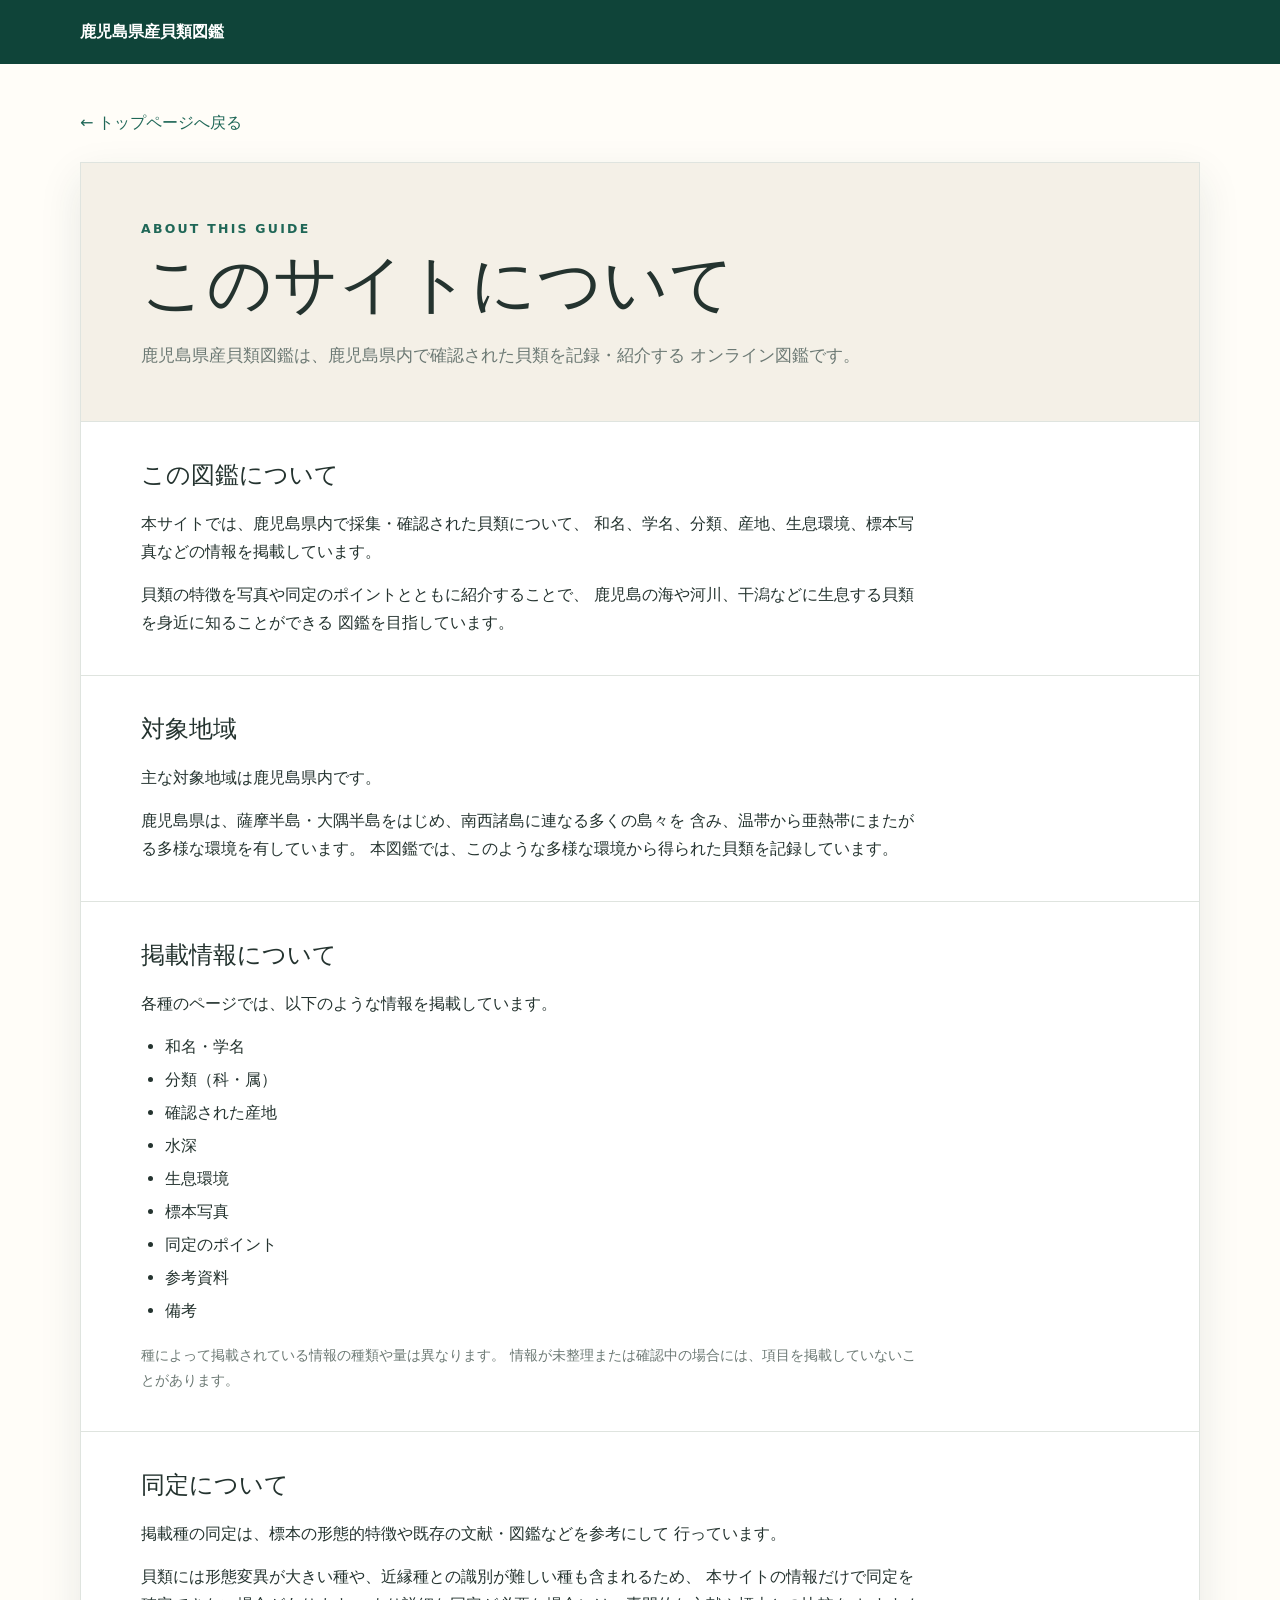
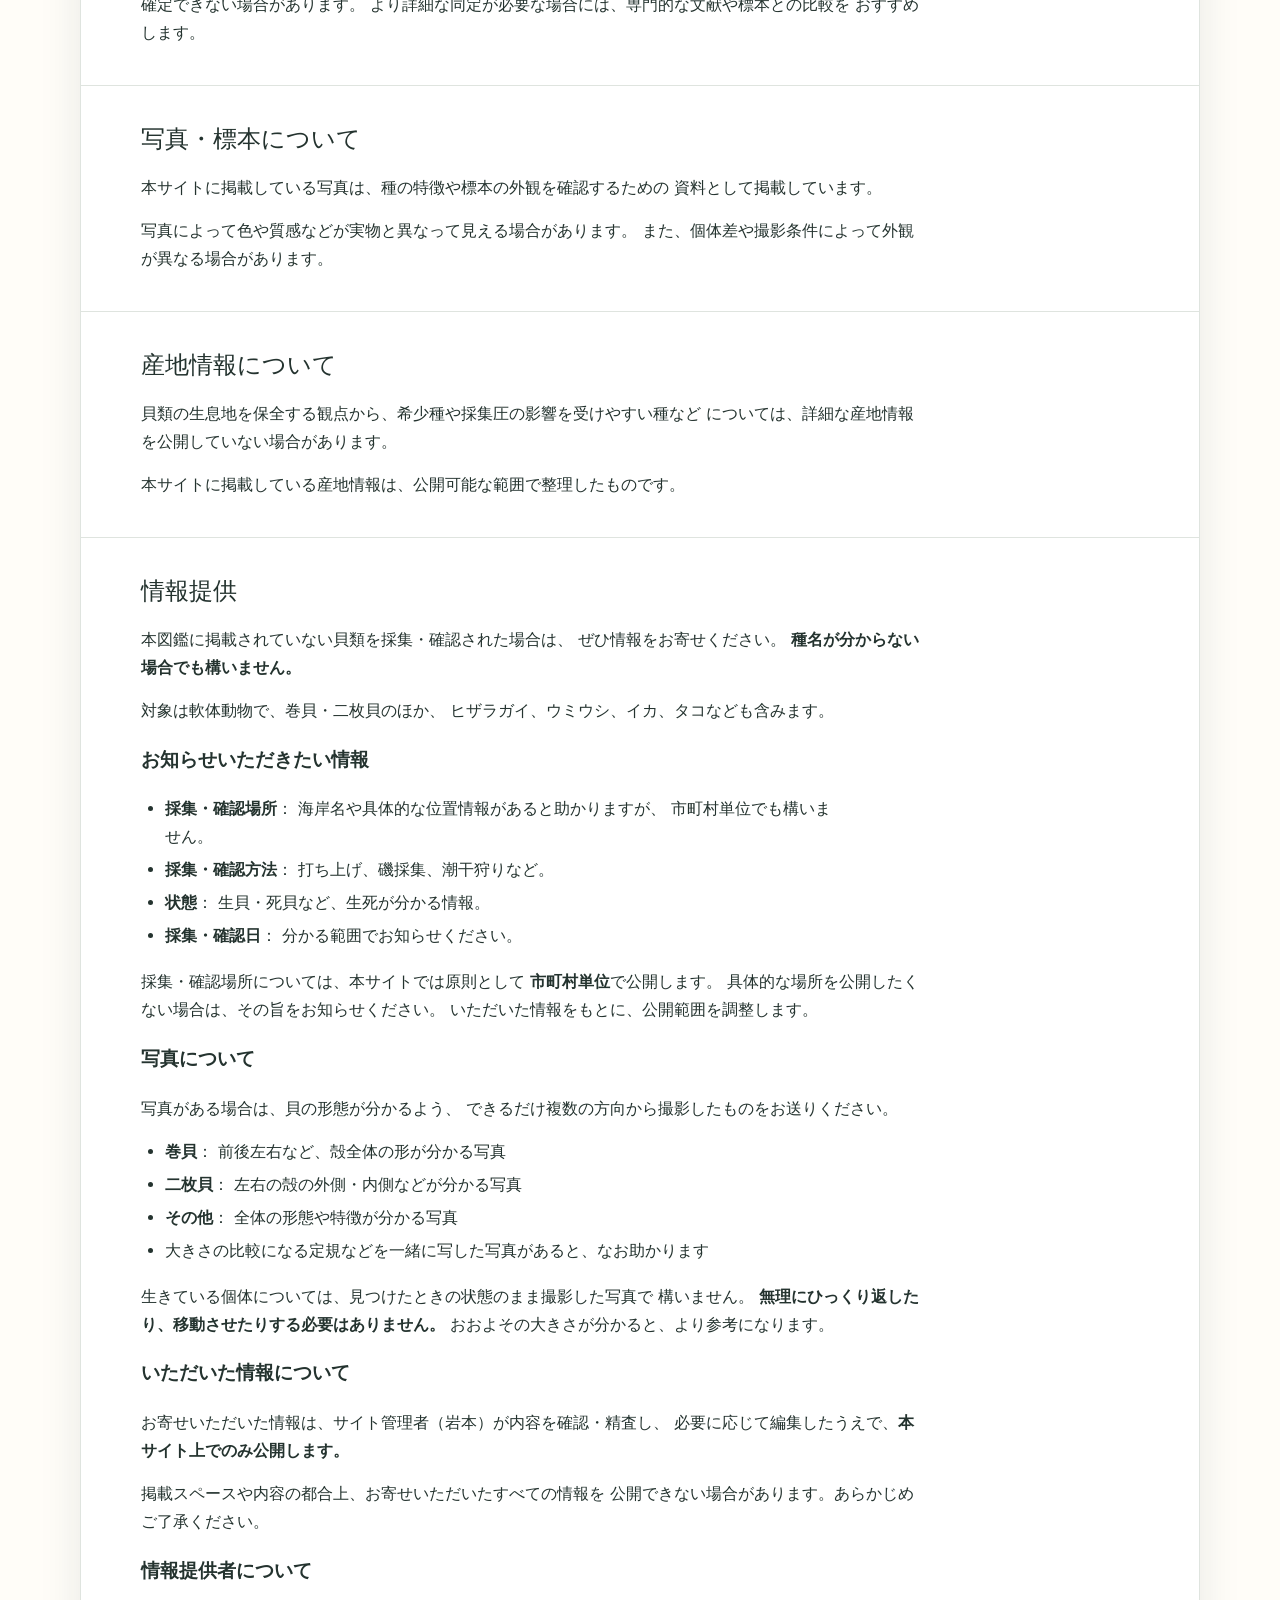
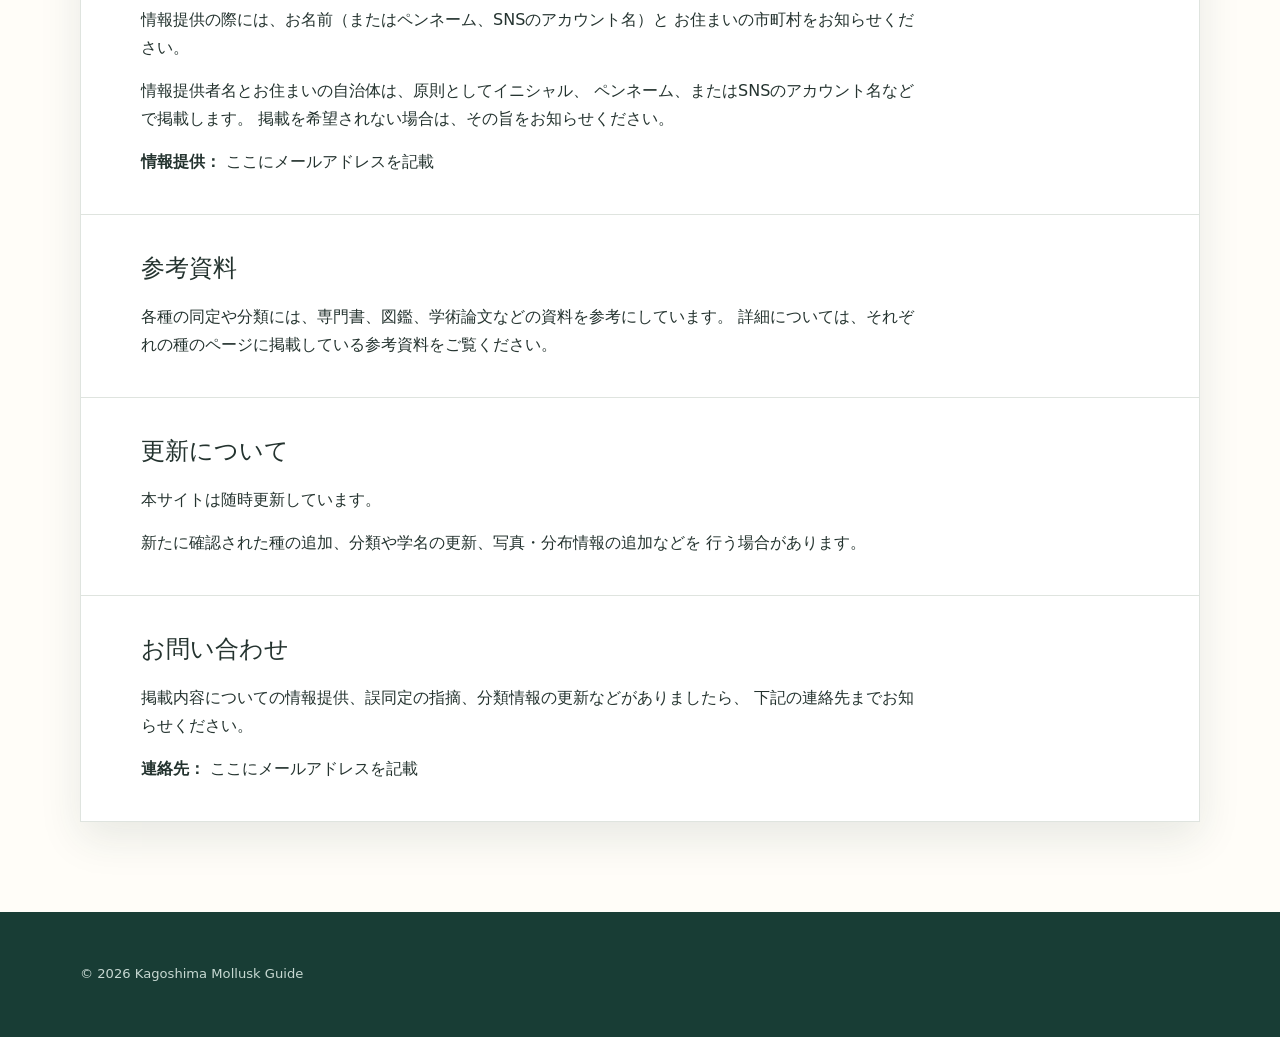
<file: about.html>
<!doctype html>
<html lang="ja">

<head>
  <meta charset="utf-8">
  <meta name="viewport" content="width=device-width, initial-scale=1">

  <title>このサイトについて | 鹿児島県産貝類図鑑</title>

  <link rel="stylesheet" href="style.css">
</head>


<body>


<!-- =========================================================
     ヘッダー
========================================================= -->

<header class="small-header">

  <div class="wrap">

    <a class="brand" href="index.html">
      鹿児島県産貝類図鑑
    </a>

  </div>

</header>



<!-- =========================================================
     メイン
========================================================= -->

<main class="wrap about-wrap">


  <a class="back" href="index.html">
    ← トップページへ戻る
  </a>



  <article class="about">


    <!-- =====================================================
         ページタイトル
    ====================================================== -->

    <header class="about-header">

      <p class="section-kicker">
        ABOUT THIS GUIDE
      </p>

      <h1>
        このサイトについて
      </h1>

      <p class="about-lead">
        鹿児島県産貝類図鑑は、鹿児島県内で確認された貝類を記録・紹介する
        オンライン図鑑です。
      </p>

    </header>



    <!-- =====================================================
         この図鑑について
    ====================================================== -->

    <section class="about-section">

      <h2>
        この図鑑について
      </h2>

      <p>
        本サイトでは、鹿児島県内で採集・確認された貝類について、
        和名、学名、分類、産地、生息環境、標本写真などの情報を掲載しています。
      </p>

      <p>
        貝類の特徴を写真や同定のポイントとともに紹介することで、
        鹿児島の海や河川、干潟などに生息する貝類を身近に知ることができる
        図鑑を目指しています。
      </p>

    </section>



    <!-- =====================================================
         対象地域
    ====================================================== -->

    <section class="about-section">

      <h2>
        対象地域
      </h2>

      <p>
        主な対象地域は鹿児島県内です。
      </p>

      <p>
        鹿児島県は、薩摩半島・大隅半島をはじめ、南西諸島に連なる多くの島々を
        含み、温帯から亜熱帯にまたがる多様な環境を有しています。
        本図鑑では、このような多様な環境から得られた貝類を記録しています。
      </p>

    </section>



    <!-- =====================================================
         掲載情報
    ====================================================== -->

    <section class="about-section">

      <h2>
        掲載情報について
      </h2>

      <p>
        各種のページでは、以下のような情報を掲載しています。
      </p>

      <ul class="about-list">

        <li>和名・学名</li>

        <li>分類（科・属）</li>

        <li>確認された産地</li>

        <li>水深</li>

        <li>生息環境</li>

        <li>標本写真</li>

        <li>同定のポイント</li>

        <li>参考資料</li>

        <li>備考</li>

      </ul>

      <p class="about-note">
        種によって掲載されている情報の種類や量は異なります。
        情報が未整理または確認中の場合には、項目を掲載していないことがあります。
      </p>

    </section>



    <!-- =====================================================
         同定
    ====================================================== -->

    <section class="about-section">

      <h2>
        同定について
      </h2>

      <p>
        掲載種の同定は、標本の形態的特徴や既存の文献・図鑑などを参考にして
        行っています。
      </p>

      <p>
        貝類には形態変異が大きい種や、近縁種との識別が難しい種も含まれるため、
        本サイトの情報だけで同定を確定できない場合があります。
        より詳細な同定が必要な場合には、専門的な文献や標本との比較を
        おすすめします。
      </p>

    </section>



    <!-- =====================================================
         写真・標本
    ====================================================== -->

    <section class="about-section">

      <h2>
        写真・標本について
      </h2>

      <p>
        本サイトに掲載している写真は、種の特徴や標本の外観を確認するための
        資料として掲載しています。
      </p>

      <p>
        写真によって色や質感などが実物と異なって見える場合があります。
        また、個体差や撮影条件によって外観が異なる場合があります。
      </p>

    </section>



    <!-- =====================================================
         産地情報
    ====================================================== -->

    <section class="about-section">

      <h2>
        産地情報について
      </h2>

      <p>
        貝類の生息地を保全する観点から、希少種や採集圧の影響を受けやすい種など
        については、詳細な産地情報を公開していない場合があります。
      </p>

      <p>
        本サイトに掲載している産地情報は、公開可能な範囲で整理したものです。
      </p>

    </section>



    <!-- =====================================================
         情報提供
    ====================================================== -->

    <section class="about-section">

      <h2>
        情報提供
      </h2>

      <p>
        本図鑑に掲載されていない貝類を採集・確認された場合は、
        ぜひ情報をお寄せください。
        <strong>種名が分からない場合でも構いません。</strong>
      </p>

      <p>
        対象は軟体動物で、巻貝・二枚貝のほか、
        ヒザラガイ、ウミウシ、イカ、タコなども含みます。
      </p>


      <h3>
        お知らせいただきたい情報
      </h3>

      <ul class="about-list">

        <li>
          <strong>採集・確認場所</strong>：
          海岸名や具体的な位置情報があると助かりますが、
          市町村単位でも構いません。
        </li>

        <li>
          <strong>採集・確認方法</strong>：
          打ち上げ、磯採集、潮干狩りなど。
        </li>

        <li>
          <strong>状態</strong>：
          生貝・死貝など、生死が分かる情報。
        </li>

        <li>
          <strong>採集・確認日</strong>：
          分かる範囲でお知らせください。
        </li>

      </ul>


      <p>
        採集・確認場所については、本サイトでは原則として
        <strong>市町村単位</strong>で公開します。
        具体的な場所を公開したくない場合は、その旨をお知らせください。
        いただいた情報をもとに、公開範囲を調整します。
      </p>



      <h3>
        写真について
      </h3>

      <p>
        写真がある場合は、貝の形態が分かるよう、
        できるだけ複数の方向から撮影したものをお送りください。
      </p>

      <ul class="about-list">

        <li>
          <strong>巻貝</strong>：
          前後左右など、殻全体の形が分かる写真
        </li>

        <li>
          <strong>二枚貝</strong>：
          左右の殻の外側・内側などが分かる写真
        </li>

        <li>
          <strong>その他</strong>：
          全体の形態や特徴が分かる写真
        </li>

        <li>
          大きさの比較になる定規などを一緒に写した写真があると、なお助かります
        </li>

      </ul>


      <p>
        生きている個体については、見つけたときの状態のまま撮影した写真で
        構いません。
        <strong>無理にひっくり返したり、移動させたりする必要はありません。</strong>
        おおよその大きさが分かると、より参考になります。
      </p>



      <h3>
        いただいた情報について
      </h3>

      <p>
        お寄せいただいた情報は、サイト管理者（岩本）が内容を確認・精査し、
        必要に応じて編集したうえで、<strong>本サイト上でのみ公開します。</strong>
      </p>

      <p>
        掲載スペースや内容の都合上、お寄せいただいたすべての情報を
        公開できない場合があります。あらかじめご了承ください。
      </p>



      <h3>
        情報提供者について
      </h3>

      <p>
        情報提供の際には、お名前（またはペンネーム、SNSのアカウント名）と
        お住まいの市町村をお知らせください。
      </p>

      <p>
        情報提供者名とお住まいの自治体は、原則としてイニシャル、
        ペンネーム、またはSNSのアカウント名などで掲載します。
        掲載を希望されない場合は、その旨をお知らせください。
      </p>


      <p>
        <strong>情報提供：</strong>
        ここにメールアドレスを記載
      </p>

    </section>



    <!-- =====================================================
         参考資料
    ====================================================== -->

    <section class="about-section">

      <h2>
        参考資料
      </h2>

      <p>
        各種の同定や分類には、専門書、図鑑、学術論文などの資料を参考にしています。
        詳細については、それぞれの種のページに掲載している参考資料をご覧ください。
      </p>

    </section>



    <!-- =====================================================
         更新
    ====================================================== -->

    <section class="about-section">

      <h2>
        更新について
      </h2>

      <p>
        本サイトは随時更新しています。
      </p>

      <p>
        新たに確認された種の追加、分類や学名の更新、写真・分布情報の追加などを
        行う場合があります。
      </p>

    </section>



    <!-- =====================================================
         お問い合わせ
    ====================================================== -->

    <section class="about-section">

      <h2>
        お問い合わせ
      </h2>

      <p>
        掲載内容についての情報提供、誤同定の指摘、分類情報の更新などがありましたら、
        下記の連絡先までお知らせください。
      </p>

      <p>
        <strong>連絡先：</strong>
        ここにメールアドレスを記載
      </p>

    </section>


  </article>

</main>



<!-- =========================================================
     フッター
========================================================= -->

<footer>

  <div class="wrap">

    <p>
      © 2026 Kagoshima Mollusk Guide
    </p>

  </div>

</footer>


</body>
</html>
</file>
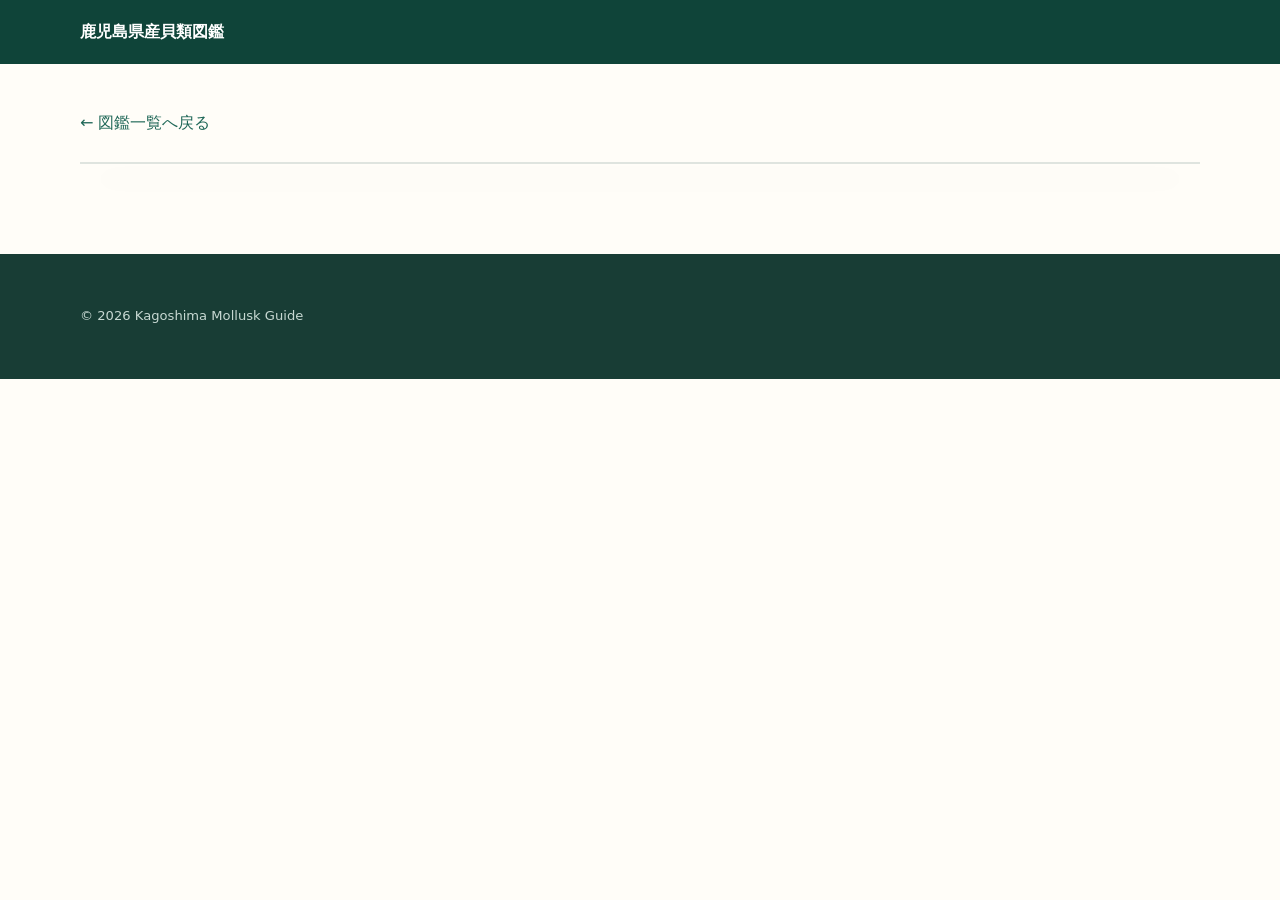
<file: species.html>
<!doctype html>
<html lang="ja">
<head>
<meta charset="utf-8">
<meta name="viewport" content="width=device-width, initial-scale=1">
<title>種詳細 | 鹿児島県産貝類図鑑</title>
<link rel="stylesheet" href="style.css">
</head>
<body>
<header class="small-header">
  <div class="wrap">
    <a class="brand" href="index.html">鹿児島県産貝類図鑑</a>
  </div>
</header>

<main class="wrap detail-wrap">
  <a class="back" href="index.html#species">← 図鑑一覧へ戻る</a>
  <article id="detail" class="detail"></article>
</main>

<footer>
  <div class="wrap">
    <p>© 2026 Kagoshima Mollusk Guide</p>
  </div>
</footer>
<script src="species.js"></script>
</body>
</html>
</file>
<file: style.css>
/* =========================================================
   基本設定
========================================================= */

:root {
  --ink: #24332f;
  --muted: #6c7974;
  --green: #1f6757;
  --green2: #0f4439;
  --sand: #f4f0e7;
  --paper: #fffdf8;
  --line: #dfe4df;
  --shadow: 0 16px 40px rgba(27, 55, 45, .10);
}

* {
  box-sizing: border-box;
}

html {
  scroll-behavior: smooth;
}

body {
  margin: 0;
  background: var(--paper);
  color: var(--ink);
  font-family:
    system-ui,
    -apple-system,
    "Noto Sans JP",
    "Yu Gothic",
    sans-serif;
  line-height: 1.75;
}


/* =========================================================
   共通
========================================================= */

.wrap {
  width: min(1120px, calc(100% - 36px));
  margin: auto;
}

h2 {
  font-family:
    Georgia,
    "Times New Roman",
    "Noto Serif JP",
    serif;
  font-weight: 500;
  line-height: 1.25;
}


/* =========================================================
   トップページ：ヒーロー
========================================================= */

.hero {
  min-height: 650px;

  background:
    linear-gradient(
      90deg,
      rgba(9, 45, 38, .88),
      rgba(9, 45, 38, .48),
      rgba(9, 45, 38, .18)
    ),
    url("images/hero.jpg") center / cover,
    linear-gradient(135deg, #184f45, #7e9f92);

  color: white;
}

.hero-overlay {
  min-height: 650px;
  display: flex;
  align-items: center;
}

.eyebrow,
.section-kicker {
  font-size: .78rem;
  letter-spacing: .18em;
  font-weight: 800;
}

.eyebrow {
  color: #d7e8e1;
  margin: 0 0 14px;
}

.hero h1 {
  font-family:
    Georgia,
    "Times New Roman",
    "Noto Serif JP",
    serif;

  font-weight: 500;
  font-size: clamp(3rem, 8vw, 6.4rem);
  line-height: 1.02;

  margin: 0 0 24px;
}

.hero h1 span {
  font-size: .72em;
}

.lead {
  max-width: 650px;
  font-size: 1.05rem;
  color: #eef5f2;
}

.hero-button {
  display: inline-block;
  margin-top: 18px;
  padding: 11px 24px;

  border: 1px solid rgba(255, 255, 255, .7);
  border-radius: 999px;

  color: white;
  text-decoration: none;
  background: rgba(255, 255, 255, .08);
}

.hero-button:hover {
  background: white;
  color: var(--green2);
}


/* =========================================================
   トップページ：イントロ
========================================================= */

.intro {
  display: grid;
  grid-template-columns: 1fr 190px;
  gap: 50px;
  padding: 80px 0 55px;
}

.section-kicker {
  color: var(--green);
  margin: 0 0 8px;
}

.intro h2,
.catalog h2 {
  font-size: 2.2rem;
  margin: 0 0 14px;
}

.intro p:not(.section-kicker) {
  max-width: 700px;
  color: var(--muted);
}

.intro-stats {
  align-self: center;
  border-left: 1px solid var(--line);
  padding-left: 30px;
}

.intro-stats strong {
  display: block;
  font: 500 3.3rem Georgia, serif;
  color: var(--green);
}

.intro-stats span {
  color: var(--muted);
}


/* =========================================================
   トップページ：図鑑一覧
========================================================= */

.catalog {
  padding-bottom: 90px;
}

.catalog-head {
  display: flex;
  align-items: end;
  justify-content: space-between;
  margin-bottom: 24px;
}

.count {
  color: var(--muted);
  margin: 0;
}


/* =========================================================
   検索・絞り込み
========================================================= */

.controls {
  display: grid;
  grid-template-columns: 2fr 1fr 1fr;
  gap: 12px;

  margin-bottom: 26px;
  padding: 18px;

  background: var(--sand);
  border: 1px solid #e9e3d6;
  border-radius: 14px;
}

label {
  display: grid;
  gap: 5px;

  font-size: .85rem;
  font-weight: 700;
}

input,
select {
  width: 100%;
  padding: 12px 13px;

  border: 1px solid #d6ddd8;
  border-radius: 9px;

  background: white;
  color: var(--ink);

  font: inherit;
}

input:focus,
select:focus {
  outline: 2px solid #a7cabc;
  outline-offset: 1px;
}


/* =========================================================
   図鑑カード
========================================================= */

.grid {
  display: grid;
  grid-template-columns: repeat(3, 1fr);
  gap: 22px;
}

.card {
  background: white;
  border: 1px solid var(--line);
  box-shadow: var(--shadow);

  transition:
    transform .2s,
    box-shadow .2s;

  overflow: hidden;
}

.card:hover {
  transform: translateY(-4px);
  box-shadow: 0 20px 48px rgba(27, 55, 45, .16);
}

.card-link {
  display: block;
  color: inherit;
  text-decoration: none;
}

.card-image,
.no-image {
  width: 100%;
  aspect-ratio: 4 / 3;

  object-fit: cover;

  display: grid;
  place-items: center;

  background: #e7ece9;
}

.no-image {
  color: var(--muted);
}

.card-body {
  padding: 19px 20px 22px;
}

.card h3 {
  font-family:
    Georgia,
    "Times New Roman",
    "Noto Serif JP",
    serif;

  font-size: 1.4rem;
  font-weight: 500;

  margin: 0;
}

.scientific {
  font-family:
    Georgia,
    "Times New Roman",
    serif;

  color: var(--muted);
  margin: 4px 0 10px;
  font-size: .95rem;
}

.scientific em {
  font-style: italic;
}

.author {
  margin-left: 5px;
  font-style: normal;
}

.meta {
  font-size: .88rem;
  color: var(--muted);
  margin: 3px 0;
}

.badge {
  display: inline-block;

  margin-top: 11px;
  padding: 3px 9px;

  background: #e6f0ec;
  color: var(--green);

  border-radius: 999px;

  font-size: .75rem;
  font-weight: 700;
}

.empty {
  grid-column: 1 / -1;

  text-align: center;
  padding: 50px;

  background: white;
  border: 1px dashed var(--line);

  color: var(--muted);
}


/* =========================================================
   詳細ページ：ヘッダー
========================================================= */

.small-header {
  background: var(--green2);
  padding: 18px 0;
  color: white;
}

.brand {
  color: white;
  text-decoration: none;
  font-weight: 700;
}


/* =========================================================
   詳細ページ：全体
========================================================= */

.detail-wrap {
  padding: 45px 0 90px;
}

.back {
  color: var(--green);
  text-decoration: none;
}

.back:hover {
  text-decoration: underline;
}

.detail {
  margin-top: 25px;

  background: white;
  border: 1px solid var(--line);
  box-shadow: var(--shadow);

  overflow: hidden;
}


/* =========================================================
   詳細ページ：種名ヘッダー
========================================================= */

.detail-header {
  padding: 45px;
  border-bottom: 1px solid var(--line);
}

.detail-header .family {
  color: var(--green);
  font-size: .95rem;
  font-weight: 700;
  margin-bottom: 6px;
}

.detail-header h1 {
  font-family:
    Georgia,
    "Times New Roman",
    "Noto Serif JP",
    serif;

  font-weight: 500;
  font-size: clamp(2.3rem, 5vw, 4.2rem);
  line-height: 1.1;

  margin: 0 0 10px;
}

.detail-header .latin {
  font-family:
    Georgia,
    "Times New Roman",
    serif;

  color: var(--muted);
  font-size: 1.15rem;
}

.detail-header .latin em {
  font-style: italic;
}

.detail-header .genus {
  margin-top: 8px;
  color: var(--muted);
  font-size: .9rem;
}


/* =========================================================
   詳細ページ：各セクション
========================================================= */

.detail-section {
  padding: 32px 45px;
  border-top: 1px solid var(--line);
}

.detail-section:first-of-type {
  border-top: 0;
}

.detail-section h2 {
  font-size: 1.45rem;
  margin: 0 0 20px;
}


/* =========================================================
   詳細ページ：写真
========================================================= */

.detail-photos {
  display: grid;
  grid-template-columns: repeat(2, minmax(0, 1fr));
  gap: 18px;

  width: 100%;
}

.detail-photo {
  width: 100%;
  min-width: 0;

  margin: 0;

  background: #f5f5f5;
  border: 1px solid var(--line);
  border-radius: 8px;

  overflow: hidden;
}

.detail-photo img {
  display: block;

  width: 100%;
  max-width: 100%;
  height: auto;

  object-fit: contain;

  background: #f5f5f5;
}

.detail-photo figcaption {
  padding: 9px 12px;

  color: var(--muted);
  background: white;

  font-size: .82rem;
  line-height: 1.5;
}

.no-photo {
  margin: 0;
  padding: 40px 20px;

  text-align: center;

  background: #f5f5f5;
  border: 1px dashed var(--line);

  color: var(--muted);
}


/* =========================================================
   詳細ページ：同定のポイント
========================================================= */

.identification-points {
  margin: 0;
  padding-left: 1.5em;
}

.identification-points li {
  margin-bottom: 7px;
}

.identification-points li:last-child {
  margin-bottom: 0;
}


/* =========================================================
   詳細ページ：種情報
========================================================= */

.detail-table {
  width: 100%;
  border-collapse: collapse;
}

.detail-table th,
.detail-table td {
  text-align: left;

  padding: 11px 8px;

  border-bottom: 1px solid var(--line);

  vertical-align: top;
}

.detail-table tr:last-child th,
.detail-table tr:last-child td {
  border-bottom: none;
}

.detail-table th {
  width: 150px;

  color: var(--muted);
  font-weight: 600;
}


/* =========================================================
   詳細ページ：参考資料
========================================================= */

.references {
  margin: 0;
  padding-left: 1.5em;
}

.references li {
  margin-bottom: 8px;
}

.references li:last-child {
  margin-bottom: 0;
}


/* =========================================================
   詳細ページ：備考
========================================================= */

.detail-section p {
  margin-top: 0;
}

.detail-section p:last-child {
  margin-bottom: 0;
}


/* =========================================================
   フッター
========================================================= */

footer {
  background: #183d35;
  color: #dce9e4;
  padding: 38px 0;
}

.footer-grid {
  display: grid;
  grid-template-columns: 1fr 1fr;
  gap: 40px;
}

footer h2 {
  margin: 4px 0;
}

footer p {
  font-size: .82rem;
  color: #c7d8d2;
}


/* =========================================================
   メインナビゲーション
========================================================= */

.main-nav {
  display: flex;
  justify-content: flex-end;
  gap: 24px;

  margin-bottom: 40px;
}

.main-nav a {
  color: white;
  text-decoration: none;

  font-weight: bold;
  font-size: 15px;
}

.main-nav a:hover {
  text-decoration: underline;
}


/* =========================================================
   タブレット
========================================================= */

@media (max-width: 800px) {

  .intro {
    grid-template-columns: 1fr;
  }

  .intro-stats {
    border-left: 0;
    border-top: 1px solid var(--line);
    padding: 20px 0;
  }

  .controls {
    grid-template-columns: 1fr;
  }

  .grid {
    grid-template-columns: repeat(2, 1fr);
  }

  .detail-header {
    padding: 35px 30px;
  }

  .detail-section {
    padding: 28px 30px;
  }

  .footer-grid {
    grid-template-columns: 1fr;
  }
}


/* =========================================================
   スマートフォン
========================================================= */

@media (max-width: 520px) {

  .wrap {
    width: min(100% - 22px, 1120px);
  }

  .hero,
  .hero-overlay {
    min-height: 570px;
  }

  .grid {
    grid-template-columns: 1fr;
  }

  .hero h1 {
    font-size: 3.3rem;
  }

  .catalog-head {
    display: block;
  }

  /* -----------------------------------------
     詳細ページ
  ----------------------------------------- */

  .detail-wrap {
    padding-top: 28px;
    padding-bottom: 60px;
  }

  .detail {
    margin-top: 18px;
  }

  .detail-header {
    padding: 28px 20px;
  }

  .detail-header h1 {
    font-size: 2.35rem;
  }

  .detail-header .latin {
    font-size: 1rem;
  }

  .detail-section {
    padding: 24px 20px;
  }

  /* 写真を1列にする */
  .detail-photos {
    grid-template-columns: 1fr;
    gap: 16px;
  }

  /* 写真が画面からはみ出さない */
  .detail-photo {
    width: 100%;
    max-width: 100%;
  }

  .detail-photo img {
    width: 100%;
    max-width: 100%;
    height: auto;
  }

  /* 種情報 */
  .detail-table th {
    width: 105px;
  }

  .detail-table th,
  .detail-table td {
    padding: 10px 6px;
  }

  /* 戻るリンク */
  .back {
    font-size: .9rem;
  }
}
/* =========================================================
このサイトについて
========================================================= */

.about-wrap {
padding: 45px 0 90px;
}

.about {
margin-top: 25px;

background: white;
border: 1px solid var(--line);
box-shadow: var(--shadow);

overflow: hidden;
}

.about-header {
padding: 55px 60px 50px;
background: var(--sand);
border-bottom: 1px solid var(--line);
}

.about-header h1 {
font-family:
Georgia,
"Times New Roman",
"Noto Serif JP",
serif;

font-weight: 500;
font-size: clamp(2.4rem, 5vw, 4rem);
line-height: 1.15;

margin: 0 0 20px;
}

.about-lead {
max-width: 720px;

margin: 0;

color: var(--muted);
font-size: 1.05rem;
}

.about-section {
padding: 38px 60px;

border-bottom: 1px solid var(--line);
}

.about-section:last-child {
border-bottom: none;
}

.about-section h2 {
font-size: 1.5rem;
margin: 0 0 20px;
}

.about-section p {
max-width: 780px;
margin: 0 0 15px;
}

.about-section p:last-child {
margin-bottom: 0;
}

.about-list {
max-width: 700px;

margin: 0 0 18px;
padding-left: 1.5em;
}

.about-list li {
margin-bottom: 5px;
}

.about-note {
color: var(--muted);
font-size: .9rem;
}

/* =========================================================
スマートフォン
========================================================= */

@media (max-width: 520px) {

.about-wrap {
padding-top: 28px;
padding-bottom: 60px;
}

.about {
margin-top: 18px;
}

.about-header {
padding: 35px 20px 32px;
}

.about-header h1 {
font-size: 2.35rem;
}

.about-lead {
font-size: .95rem;
}

.about-section {
padding: 28px 20px;
}

.about-section h2 {
font-size: 1.35rem;
}

}
/* =========================================================
   文献ページ
========================================================= */

.references-wrap {
  padding: 45px 0 90px;
}


/* ---------------------------------------------------------
   文献ページ：タイトル
--------------------------------------------------------- */

.references-hero {
  margin: 28px 0 30px;
}

.references-hero h1 {
  font-family:
    Georgia,
    "Times New Roman",
    "Noto Serif JP",
    serif;

  font-weight: 500;
  font-size: clamp(2.2rem, 5vw, 3.6rem);
  line-height: 1.2;

  margin: 0 0 12px;
}

.references-hero p {
  margin: 0;
  color: var(--muted);
}


/* ---------------------------------------------------------
   文献ページ：検索・地域選択
--------------------------------------------------------- */

.reference-controls {
  display: grid;
  grid-template-columns: 2fr 1fr;
  gap: 12px;

  margin-bottom: 24px;
  padding: 18px;

  background: var(--sand);
  border: 1px solid #e9e3d6;
  border-radius: 14px;
}


/* ---------------------------------------------------------
   文献件数
--------------------------------------------------------- */

.reference-count {
  margin: 0 0 16px;

  color: var(--muted);
  font-size: .9rem;
}


/* ---------------------------------------------------------
   文献一覧
--------------------------------------------------------- */

.reference-list {
  display: grid;
  gap: 18px;
}


/* ---------------------------------------------------------
   文献カード
--------------------------------------------------------- */

.reference-card {
  padding: 24px 26px;

  background: white;
  border: 1px solid var(--line);
  border-radius: 12px;

  box-shadow: 0 8px 25px rgba(27, 55, 45, .07);

  transition:
    transform .2s,
    box-shadow .2s;
}

.reference-card:hover {
  transform: translateY(-2px);
  box-shadow: 0 12px 32px rgba(27, 55, 45, .11);
}


/* ---------------------------------------------------------
   著者・年
--------------------------------------------------------- */

.reference-meta {
  margin-bottom: 7px;

  color: var(--muted);

  font-family:
    Georgia,
    "Times New Roman",
    serif;

  font-size: .95rem;
}


/* ---------------------------------------------------------
   タイトル
--------------------------------------------------------- */

.reference-title {
  margin: 0 0 9px;

  font-family:
    Georgia,
    "Times New Roman",
    "Noto Serif JP",
    serif;

  font-size: 1.3rem;
  font-weight: 500;
  line-height: 1.45;

  color: var(--ink);
}


/* ---------------------------------------------------------
   雑誌名・巻号・ページ
--------------------------------------------------------- */

.reference-journal {
  color: var(--muted);

  font-size: .9rem;
  line-height: 1.6;
}

.reference-journal em {
  font-family:
    Georgia,
    "Times New Roman",
    serif;

  font-style: italic;
}


/* ---------------------------------------------------------
   DOI
--------------------------------------------------------- */

.reference-doi {
  margin-top: 8px;

  color: #7b8581;

  font-size: .78rem;
  line-height: 1.5;

  overflow-wrap: anywhere;
}


/* ---------------------------------------------------------
   産地タグ
--------------------------------------------------------- */

.reference-tags {
  display: flex;
  flex-wrap: wrap;
  gap: 6px;

  margin-top: 16px;
}

.reference-tag {
  display: inline-block;

  padding: 4px 10px;

  background: #e6f0ec;
  color: var(--green);

  border: 1px solid #d3e4de;
  border-radius: 999px;

  font-size: .76rem;
  font-weight: 700;
  line-height: 1.4;
}


/* ---------------------------------------------------------
   検索結果なし
--------------------------------------------------------- */

.no-results {
  margin: 0;

  padding: 45px 20px;

  text-align: center;

  background: white;
  border: 1px dashed var(--line);
  border-radius: 12px;

  color: var(--muted);
}


/* ---------------------------------------------------------
   文献ページ：スマートフォン
--------------------------------------------------------- */

@media (max-width: 800px) {

  .reference-controls {
    grid-template-columns: 1fr;
  }

}


@media (max-width: 520px) {

  .references-wrap {
    padding-top: 28px;
    padding-bottom: 60px;
  }

  .references-hero {
    margin-top: 20px;
    margin-bottom: 24px;
  }

  .references-hero h1 {
    font-size: 2.25rem;
  }

  .references-hero p {
    font-size: .92rem;
  }

  .reference-controls {
    padding: 14px;
  }

  .reference-card {
    padding: 20px 18px;
  }

  .reference-title {
    font-size: 1.15rem;
  }

  .reference-meta {
    font-size: .9rem;
  }

  .reference-journal {
    font-size: .85rem;
  }

  .reference-tag {
    font-size: .72rem;
    padding: 4px 9px;
  }

}
/* =========================================================
   文献：地域ラベル
========================================================= */

.reference-locality-list {
  display: flex;
  flex-wrap: wrap;
  gap: 6px;
  margin-top: 10px;
}


/* ---------------------------------------------------------
   渡瀬線以北
--------------------------------------------------------- */

.reference-locality.locality-mainland {
  display: inline-block;
  padding: 4px 9px;
  border-radius: 999px;

  background: #dcecff;
  color: #1769aa;
  border: 1px solid #9fc5e8;

  font-size: 0.82rem;
  line-height: 1.3;
}


/* ---------------------------------------------------------
   渡瀬線以南
--------------------------------------------------------- */

.reference-locality.locality-amami {
  display: inline-block;
  padding: 4px 9px;
  border-radius: 999px;

  background: #dff3e4;
  color: #237a45;
  border: 1px solid #a8d5b5;

  font-size: 0.82rem;
  line-height: 1.3;
}


/* ---------------------------------------------------------
   鹿児島県全域
--------------------------------------------------------- */

.reference-locality.locality-all {
  display: inline-block;
  padding: 4px 9px;
  border-radius: 999px;

  background: #e8eef2;
  color: #3f5968;
  border: 1px solid #c4d0d8;

  font-size: 0.82rem;
  line-height: 1.3;
}


/* ---------------------------------------------------------
   その他
--------------------------------------------------------- */

.reference-locality.locality-other {
  display: inline-block;
  padding: 4px 9px;
  border-radius: 999px;

  background: #f0f0f0;
  color: #666;
  border: 1px solid #d2d2d2;

  font-size: 0.82rem;
  line-height: 1.3;
}
/* ============================================================
   写真拡大表示
   ============================================================ */

.zoomable-photo {
  cursor: zoom-in;
}


.photo-zoom-overlay {
  position: fixed;
  inset: 0;
  z-index: 9999;

  display: flex;
  align-items: center;
  justify-content: center;

  padding: 20px;
  box-sizing: border-box;

  background: rgba(0, 0, 0, 0.9);

  cursor: zoom-out;
}


.photo-zoom-image {
  display: block;

  max-width: 95vw;
  max-height: 90vh;

  width: auto;
  height: auto;

  object-fit: contain;

  cursor: zoom-out;
}


.photo-zoom-close {
  position: absolute;

  top: 12px;
  right: 16px;

  width: 44px;
  height: 44px;

  border: none;
  border-radius: 50%;

  background: rgba(255, 255, 255, 0.9);

  font-size: 32px;
  line-height: 44px;

  cursor: pointer;
}


@media (max-width: 600px) {

  .photo-zoom-overlay {
    padding: 10px;
  }

  .photo-zoom-image {
    max-width: 100vw;
    max-height: 90vh;
  }

  .photo-zoom-close {
    top: 8px;
    right: 8px;
  }

}

/* ========================================
   産地ラベル：共通デザイン
======================================== */

.locality-tags {
  display: inline-flex;
  flex-wrap: wrap;
  align-items: center;
  gap: 5px;
  max-width: 100%;
  vertical-align: middle;
}

.locality-tag {
  display: inline-block;
  padding: 3px 10px;
  border: 1px solid transparent;
  border-radius: 999px;
  font-size: 0.82rem;
  line-height: 1.5;
  font-weight: 500;
  white-space: normal;
  overflow-wrap: anywhere;
}

.locality-tag.locality-mainland {
  color: #284e80;
  background: #e7eef8;
  border-color: #c5d6ed;
}

.locality-tag.locality-islands {
  color: #276749;
  background: #e3f2e8;
  border-color: #b9dfc6;
}

.locality-tag.locality-amami {
  color: #92501c;
  background: #fbe8d5;
  border-color: #f0d0ae;
}

.locality-tag.locality-sea {
  color: #176b75;
  background: #def2f3;
  border-color: #b3dfe2;
}

.locality-tag.locality-all {
  color: #62458a;
  background: #eee7f7;
  border-color: #d8c8eb;
}

.locality-tag.locality-other {
  color: #50545a;
  background: #f0f1f3;
  border-color: #d9dce1;
}
</file>
